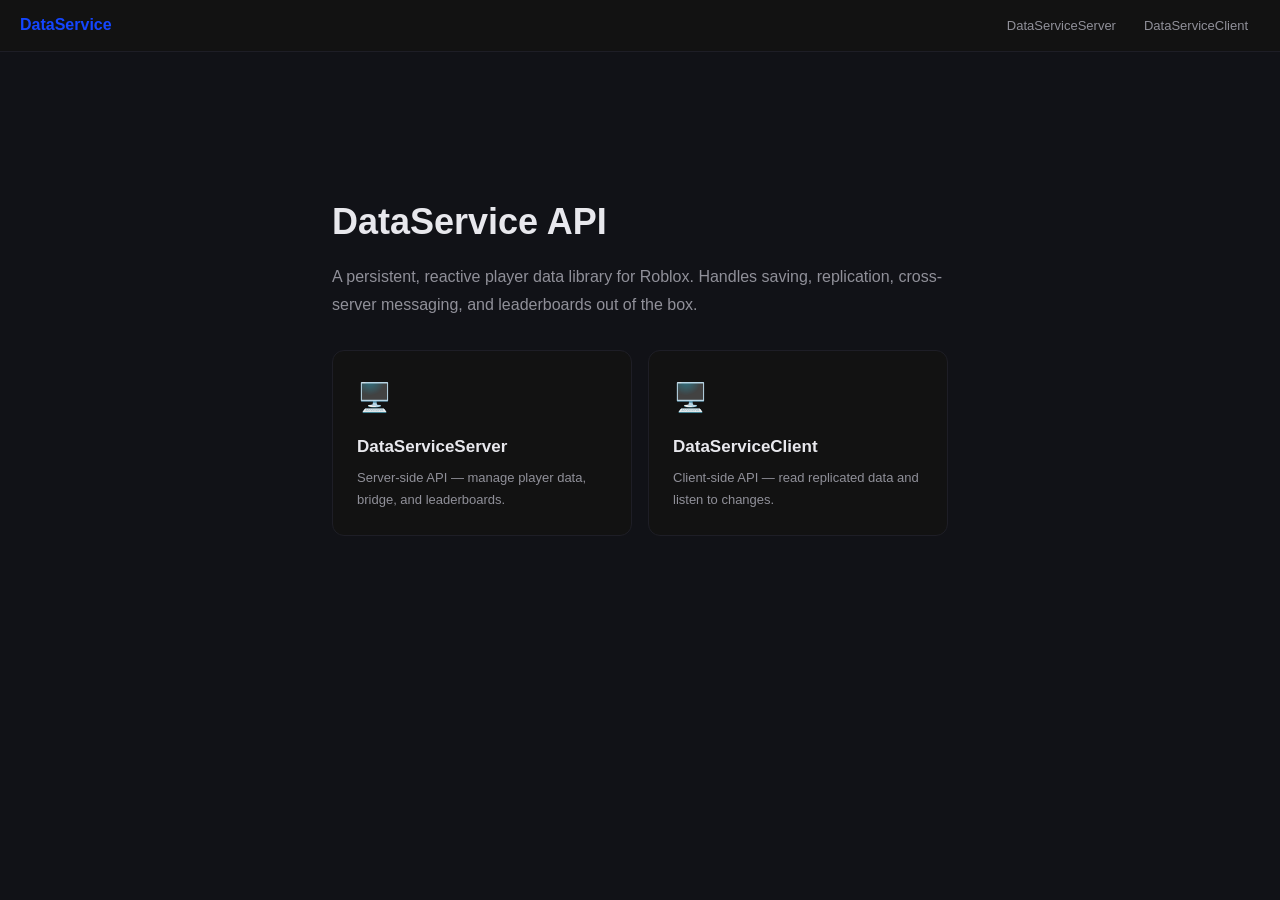
<file: index.html>
<!DOCTYPE html>
<html lang="en">
<head>
<meta charset="UTF-8"/>
<meta name="viewport" content="width=device-width,initial-scale=1"/>
<title>DataService — API Reference V1</title>
<link rel="stylesheet" href="style.css"/>
<style>
  .home { max-width: 680px; margin: 80px auto; padding: 0 32px; }
  .home h1 { font-size: 36px; font-weight: 800; margin-bottom: 12px; }
  .home p { color: var(--subtext0); font-size: 16px; line-height: 1.7; margin-bottom: 32px; }
  .cards { display: grid; grid-template-columns: 1fr 1fr; gap: 16px; }
  .card {
    border: 1px solid var(--border); border-radius: 12px;
    padding: 24px; text-decoration: none; color: inherit;
    transition: all .15s; display: block; background: var(--mantle);
  }
  .card:hover { border-color: var(--blue); box-shadow: 0 4px 20px rgba(137,180,250,.15); }
  .card-icon { font-size: 28px; margin-bottom: 12px; }
  .card h2 { font-size: 17px; font-weight: 700; margin-bottom: 6px; color: var(--text); }
  .card p { font-size: 13px; color: var(--subtext0); margin: 0; }
</style>
</head>
<body>
<header class="topbar">
  <a class="topbar-logo" href="index.html">DataService</a>
  <nav class="topbar-nav">
    <a href="api/DataServiceServer.html">DataServiceServer</a>
    <a href="api/DataServiceClient.html">DataServiceClient</a>
  </nav>
</header>
<div class="home" style="padding-top:calc(52px + 60px)">
  <h1>DataService API</h1>
  <p>A persistent, reactive player data library for Roblox. Handles saving, replication, cross-server messaging, and leaderboards out of the box.</p>
  <div class="cards">
    <a class="card" href="api/DataServiceServer.html">
      <div class="card-icon">🖥️</div>
      <h2>DataServiceServer</h2>
      <p>Server-side API — manage player data, bridge, and leaderboards.</p>
    </a>
    <a class="card" href="api/DataServiceClient.html">
      <div class="card-icon">🖥️</div>
      <h2>DataServiceClient</h2>
      <p>Client-side API — read replicated data and listen to changes.</p>
    </a>
  </div>
</div>
</body>
</html>
</file>
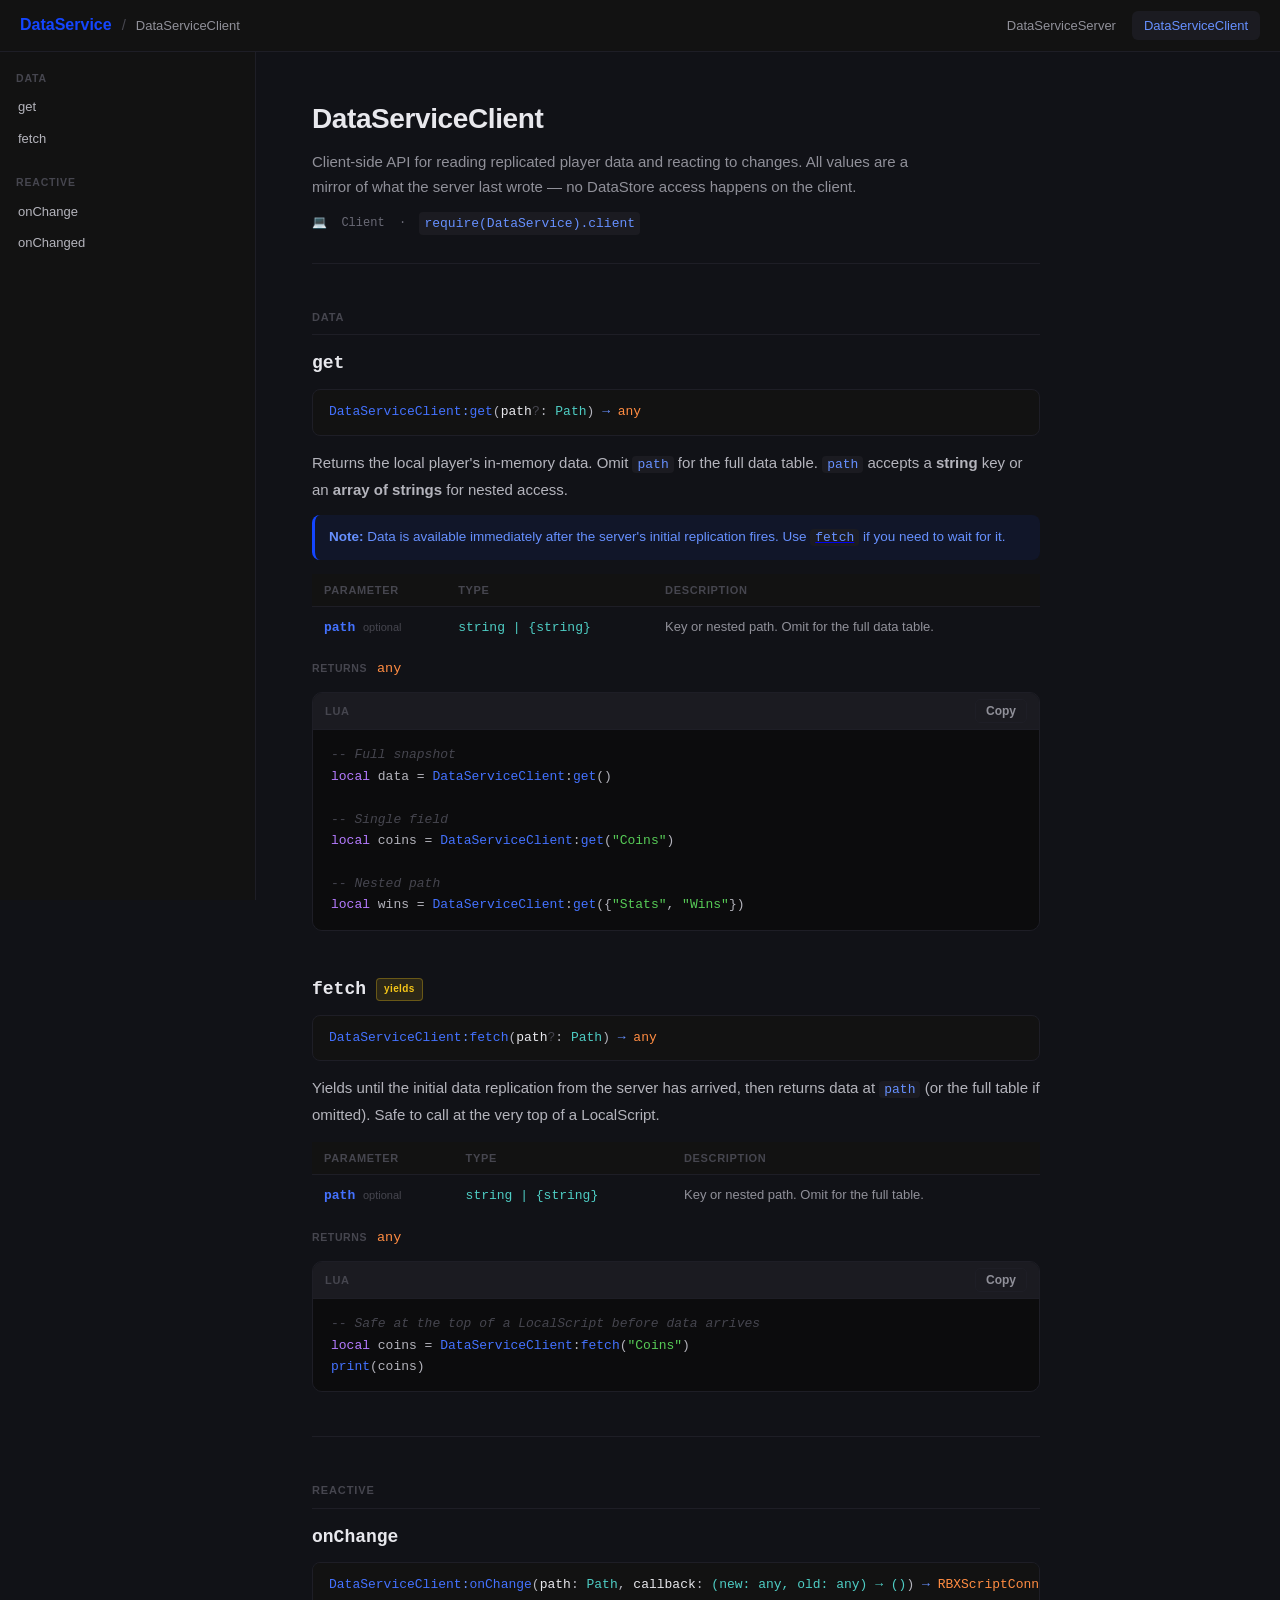
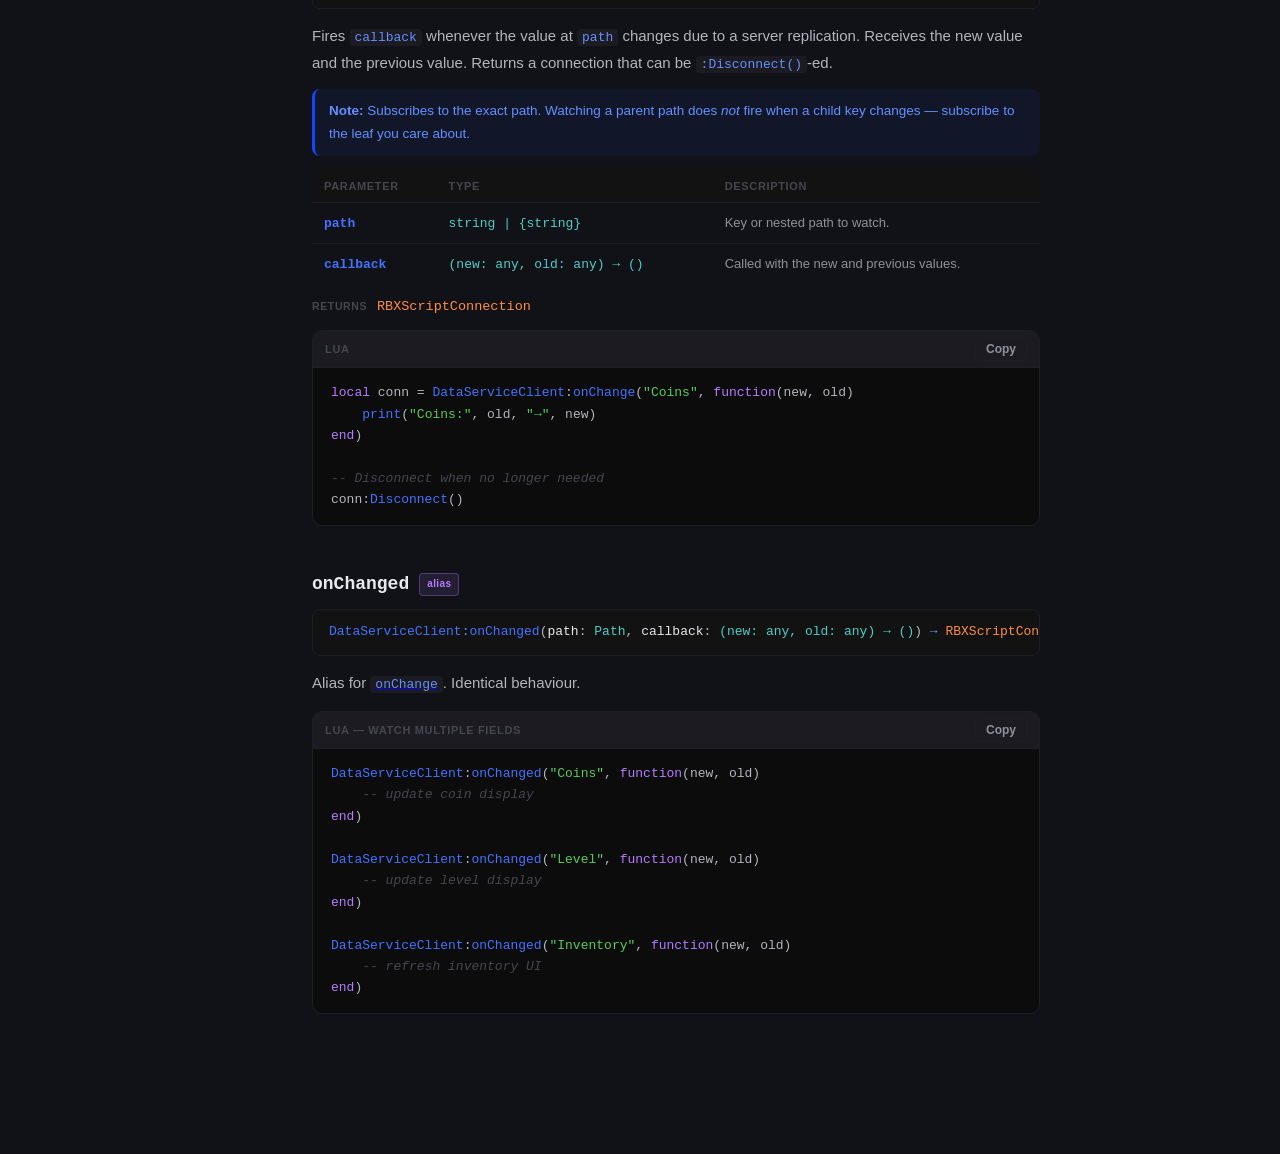
<file: api/DataServiceClient.html>
<!DOCTYPE html>
<html lang="en">
<head>
<meta charset="UTF-8"/>
<meta name="viewport" content="width=device-width,initial-scale=1"/>
<title>DataServiceClient — DataService API</title>
<link rel="stylesheet" href="../style.css"/>
</head>
<body>

<header class="topbar">
  <a class="topbar-logo" href="../index.html">DataService</a>
  <span class="topbar-sep">/</span>
  <span class="topbar-page">DataServiceClient</span>
  <nav class="topbar-nav">
    <a href="DataServiceServer.html">DataServiceServer</a>
    <a href="DataServiceClient.html" class="active">DataServiceClient</a>
  </nav>
</header>

<div class="layout">

  <aside class="sidebar">
    <div class="sidebar-group">
      <div class="sidebar-label">Data</div>
      <a class="sidebar-item" href="#get">get</a>
      <a class="sidebar-item" href="#fetch">fetch</a>
    </div>
    <div class="sidebar-group">
      <div class="sidebar-label">Reactive</div>
      <a class="sidebar-item" href="#onChange">onChange</a>
      <a class="sidebar-item" href="#onChanged">onChanged</a>
    </div>
  </aside>

  <main class="content">

    <div class="class-header">
      <h1>DataServiceClient</h1>
      <p>Client-side API for reading replicated player data and reacting to changes. All values are a mirror of what the server last wrote — no DataStore access happens on the client.</p>
      <div class="class-env">💻&nbsp; Client &nbsp;·&nbsp; <code>require(DataService).client</code></div>
    </div>

    <!-- ════════ DATA ════════ -->
    <div class="section-title">Data</div>

    <div class="method" id="get">
      <div class="method-header">
        <span class="method-name">get</span>
      </div>
      <div class="sig"><span class="s-fn">DataServiceClient</span><span class="s-op">:</span><span class="s-fn">get</span>(<span class="s-p">path</span><span class="s-opt">?</span>: <span class="s-t">Path</span>) <span class="s-op">→</span> <span class="s-ret">any</span></div>
      <div class="desc">
        <p>Returns the local player's in-memory data. Omit <code>path</code> for the full data table. <code>path</code> accepts a <strong>string</strong> key or an <strong>array of strings</strong> for nested access.</p>
        <div class="adm adm-note"><strong>Note:</strong> Data is available immediately after the server's initial replication fires. Use <a href="#fetch"><code>fetch</code></a> if you need to wait for it.</div>
      </div>
      <table class="param-table">
        <thead><tr><th>Parameter</th><th>Type</th><th>Description</th></tr></thead>
        <tbody>
          <tr><td><span class="pn">path</span> <span class="po">optional</span></td><td><span class="pt">string | {string}</span></td><td class="pd">Key or nested path. Omit for the full data table.</td></tr>
        </tbody>
      </table>
      <div class="returns"><span class="rl">Returns</span> <span class="rt">any</span></div>
      <div class="example">
        <div class="example-header">
          <span class="example-label">Lua</span>
          <button class="btn btn-copy">Copy</button>
        </div>
        <pre class="example-display"><span class="cmt">-- Full snapshot</span>
<span class="kw">local</span> data = <span class="fn">DataServiceClient</span>:<span class="fn">get</span>()

<span class="cmt">-- Single field</span>
<span class="kw">local</span> coins = <span class="fn">DataServiceClient</span>:<span class="fn">get</span>(<span class="str">"Coins"</span>)

<span class="cmt">-- Nested path</span>
<span class="kw">local</span> wins = <span class="fn">DataServiceClient</span>:<span class="fn">get</span>({<span class="str">"Stats"</span>, <span class="str">"Wins"</span>})</pre>
      </div>
    </div>

    <div class="method" id="fetch">
      <div class="method-header">
        <span class="method-name">fetch</span>
        <div class="tags"><span class="tag tag-yields">yields</span></div>
      </div>
      <div class="sig"><span class="s-fn">DataServiceClient</span><span class="s-op">:</span><span class="s-fn">fetch</span>(<span class="s-p">path</span><span class="s-opt">?</span>: <span class="s-t">Path</span>) <span class="s-op">→</span> <span class="s-ret">any</span></div>
      <div class="desc">
        <p>Yields until the initial data replication from the server has arrived, then returns data at <code>path</code> (or the full table if omitted). Safe to call at the very top of a LocalScript.</p>
      </div>
      <table class="param-table">
        <thead><tr><th>Parameter</th><th>Type</th><th>Description</th></tr></thead>
        <tbody>
          <tr><td><span class="pn">path</span> <span class="po">optional</span></td><td><span class="pt">string | {string}</span></td><td class="pd">Key or nested path. Omit for the full table.</td></tr>
        </tbody>
      </table>
      <div class="returns"><span class="rl">Returns</span> <span class="rt">any</span></div>
      <div class="example">
        <div class="example-header">
          <span class="example-label">Lua</span>
          <button class="btn btn-copy">Copy</button>
        </div>
        <pre class="example-display"><span class="cmt">-- Safe at the top of a LocalScript before data arrives</span>
<span class="kw">local</span> coins = <span class="fn">DataServiceClient</span>:<span class="fn">fetch</span>(<span class="str">"Coins"</span>)
<span class="fn">print</span>(coins)</pre>
      </div>
    </div>
    <hr class="divider"/>

    <!-- ════════ REACTIVE ════════ -->
    <div class="section-title">Reactive</div>

    <div class="method" id="onChange">
      <div class="method-header">
        <span class="method-name">onChange</span>
      </div>
      <div class="sig"><span class="s-fn">DataServiceClient</span><span class="s-op">:</span><span class="s-fn">onChange</span>(<span class="s-p">path</span>: <span class="s-t">Path</span>, <span class="s-p">callback</span>: <span class="s-t">(new: any, old: any) → ()</span>) <span class="s-op">→</span> <span class="s-ret">RBXScriptConnection</span></div>
      <div class="desc">
        <p>Fires <code>callback</code> whenever the value at <code>path</code> changes due to a server replication. Receives the new value and the previous value. Returns a connection that can be <code>:Disconnect()</code>-ed.</p>
        <div class="adm adm-note"><strong>Note:</strong> Subscribes to the exact path. Watching a parent path does <em>not</em> fire when a child key changes — subscribe to the leaf you care about.</div>
      </div>
      <table class="param-table">
        <thead><tr><th>Parameter</th><th>Type</th><th>Description</th></tr></thead>
        <tbody>
          <tr><td><span class="pn">path</span></td><td><span class="pt">string | {string}</span></td><td class="pd">Key or nested path to watch.</td></tr>
          <tr><td><span class="pn">callback</span></td><td><span class="pt">(new: any, old: any) → ()</span></td><td class="pd">Called with the new and previous values.</td></tr>
        </tbody>
      </table>
      <div class="returns"><span class="rl">Returns</span> <span class="rt">RBXScriptConnection</span></div>
      <div class="example">
        <div class="example-header">
          <span class="example-label">Lua</span>
          <button class="btn btn-copy">Copy</button>
        </div>
        <pre class="example-display"><span class="kw">local</span> conn = <span class="fn">DataServiceClient</span>:<span class="fn">onChange</span>(<span class="str">"Coins"</span>, <span class="kw">function</span>(new, old)
    <span class="fn">print</span>(<span class="str">"Coins:"</span>, old, <span class="str">"→"</span>, new)
<span class="kw">end</span>)

<span class="cmt">-- Disconnect when no longer needed</span>
conn:<span class="fn">Disconnect</span>()</pre>
      </div>
    </div>

    <div class="method" id="onChanged">
      <div class="method-header">
        <span class="method-name">onChanged</span>
        <div class="tags"><span class="tag tag-override">alias</span></div>
      </div>
      <div class="sig"><span class="s-fn">DataServiceClient</span><span class="s-op">:</span><span class="s-fn">onChanged</span>(<span class="s-p">path</span>: <span class="s-t">Path</span>, <span class="s-p">callback</span>: <span class="s-t">(new: any, old: any) → ()</span>) <span class="s-op">→</span> <span class="s-ret">RBXScriptConnection</span></div>
      <div class="desc">
        <p>Alias for <a href="#onChange"><code>onChange</code></a>. Identical behaviour.</p>
      </div>
      <div class="example">
        <div class="example-header">
          <span class="example-label">Lua — watch multiple fields</span>
          <button class="btn btn-copy">Copy</button>
        </div>
        <pre class="example-display"><span class="fn">DataServiceClient</span>:<span class="fn">onChanged</span>(<span class="str">"Coins"</span>, <span class="kw">function</span>(new, old)
    <span class="cmt">-- update coin display</span>
<span class="kw">end</span>)

<span class="fn">DataServiceClient</span>:<span class="fn">onChanged</span>(<span class="str">"Level"</span>, <span class="kw">function</span>(new, old)
    <span class="cmt">-- update level display</span>
<span class="kw">end</span>)

<span class="fn">DataServiceClient</span>:<span class="fn">onChanged</span>(<span class="str">"Inventory"</span>, <span class="kw">function</span>(new, old)
    <span class="cmt">-- refresh inventory UI</span>
<span class="kw">end</span>)</pre>
      </div>
    </div>

  </main>
</div>

<script src="../runtime.js"></script>
</body>
</html>
</file>
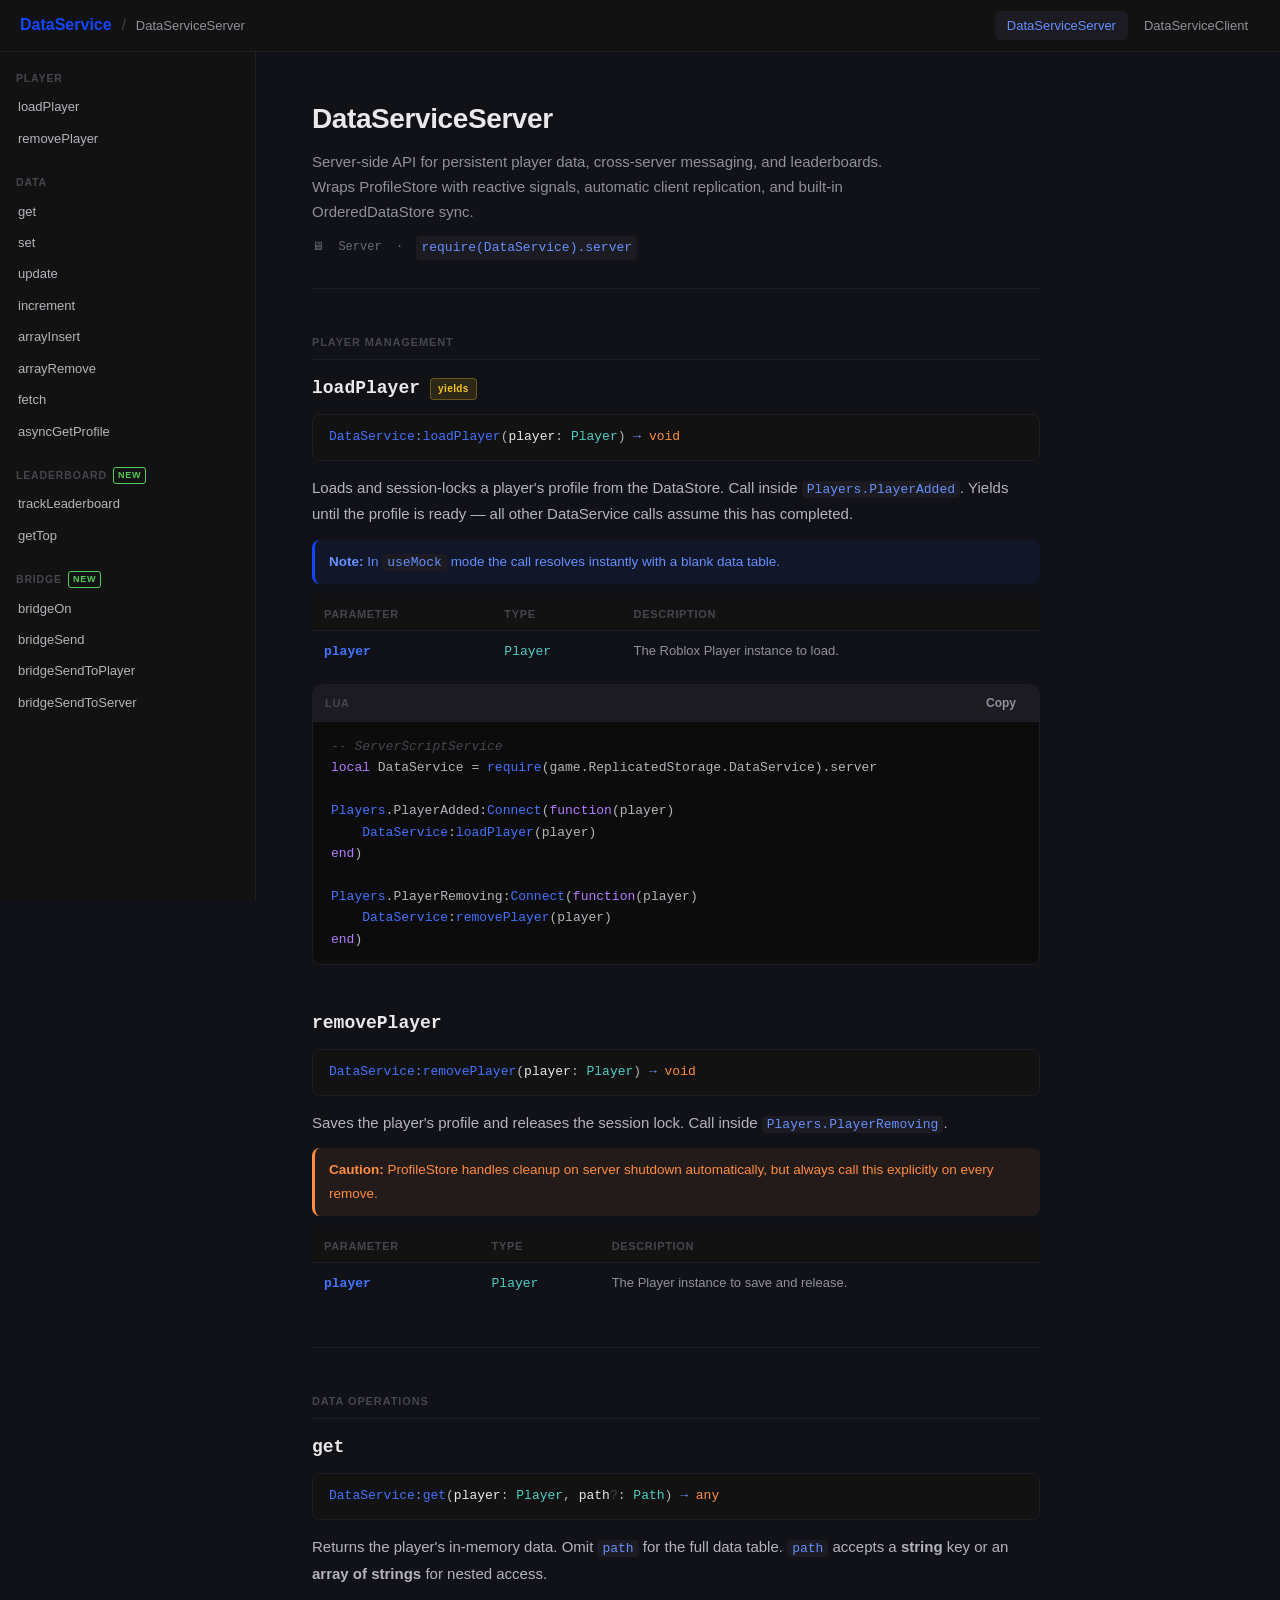
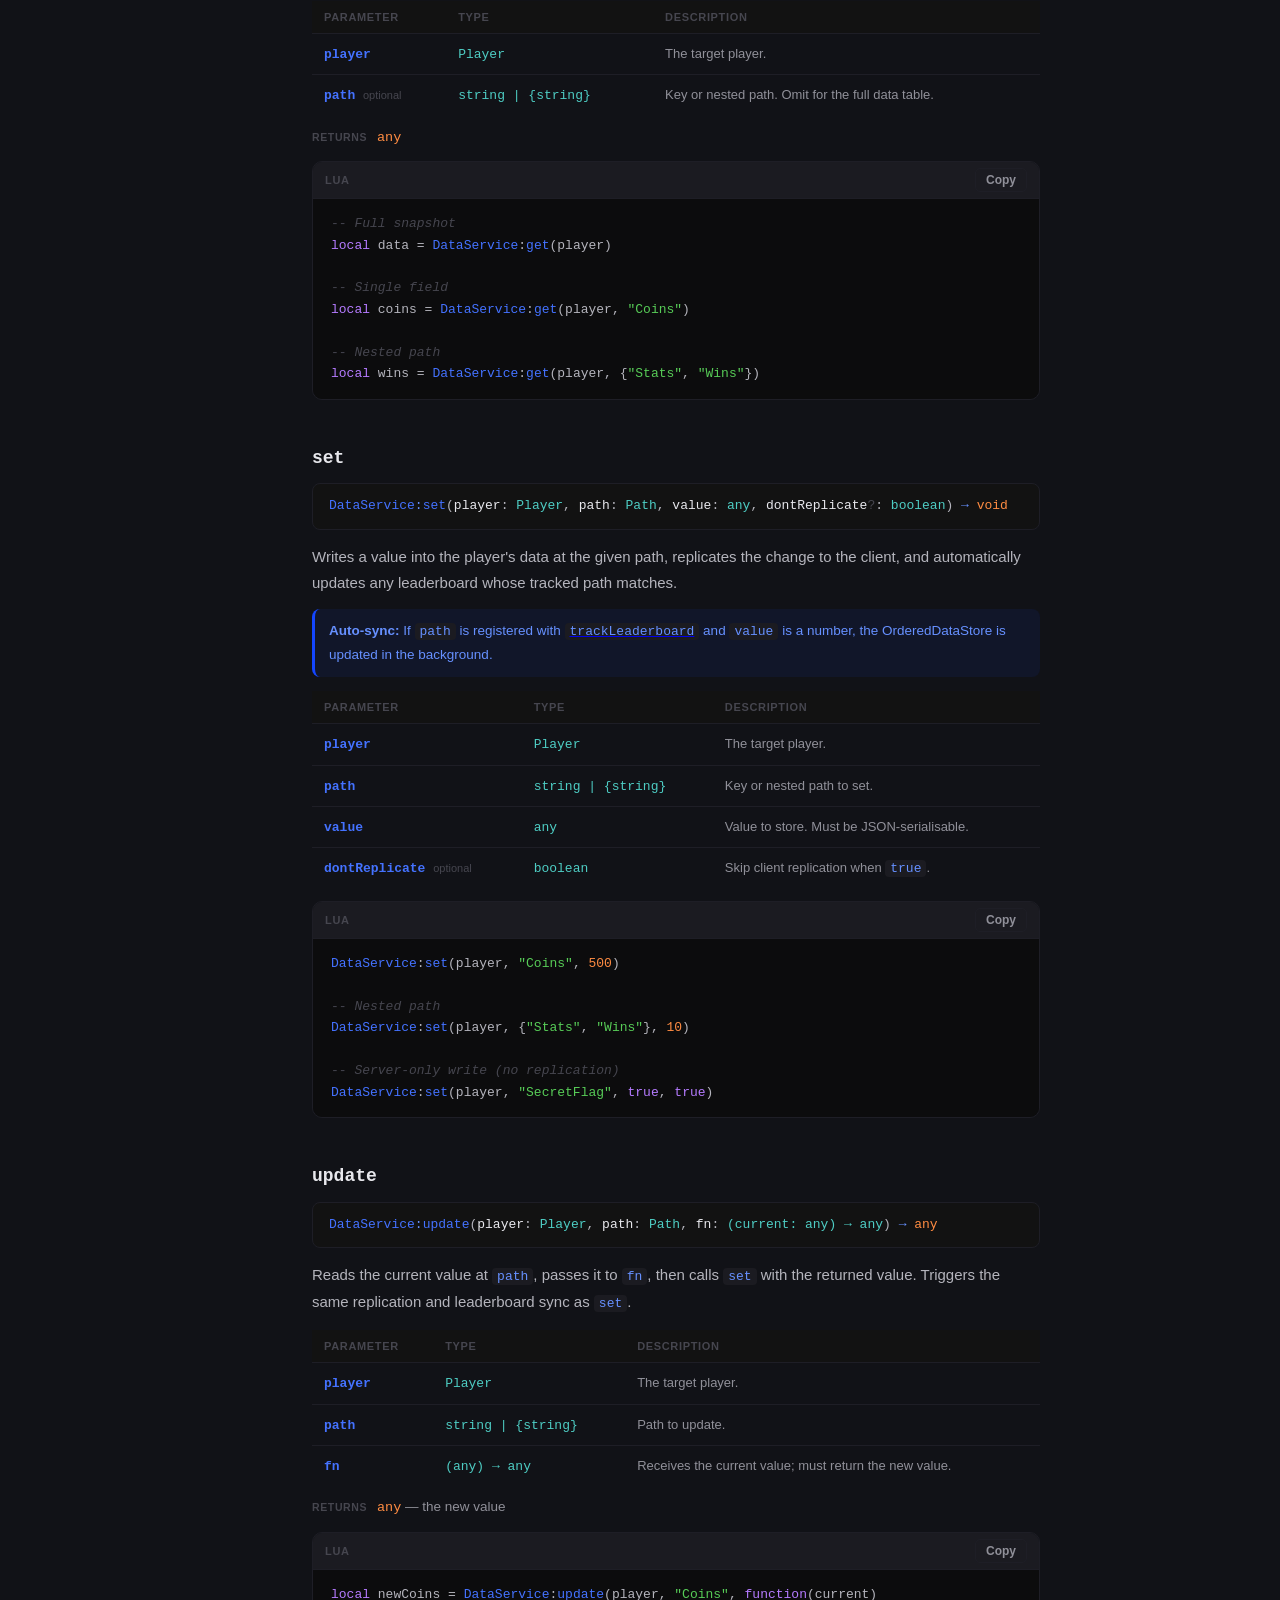
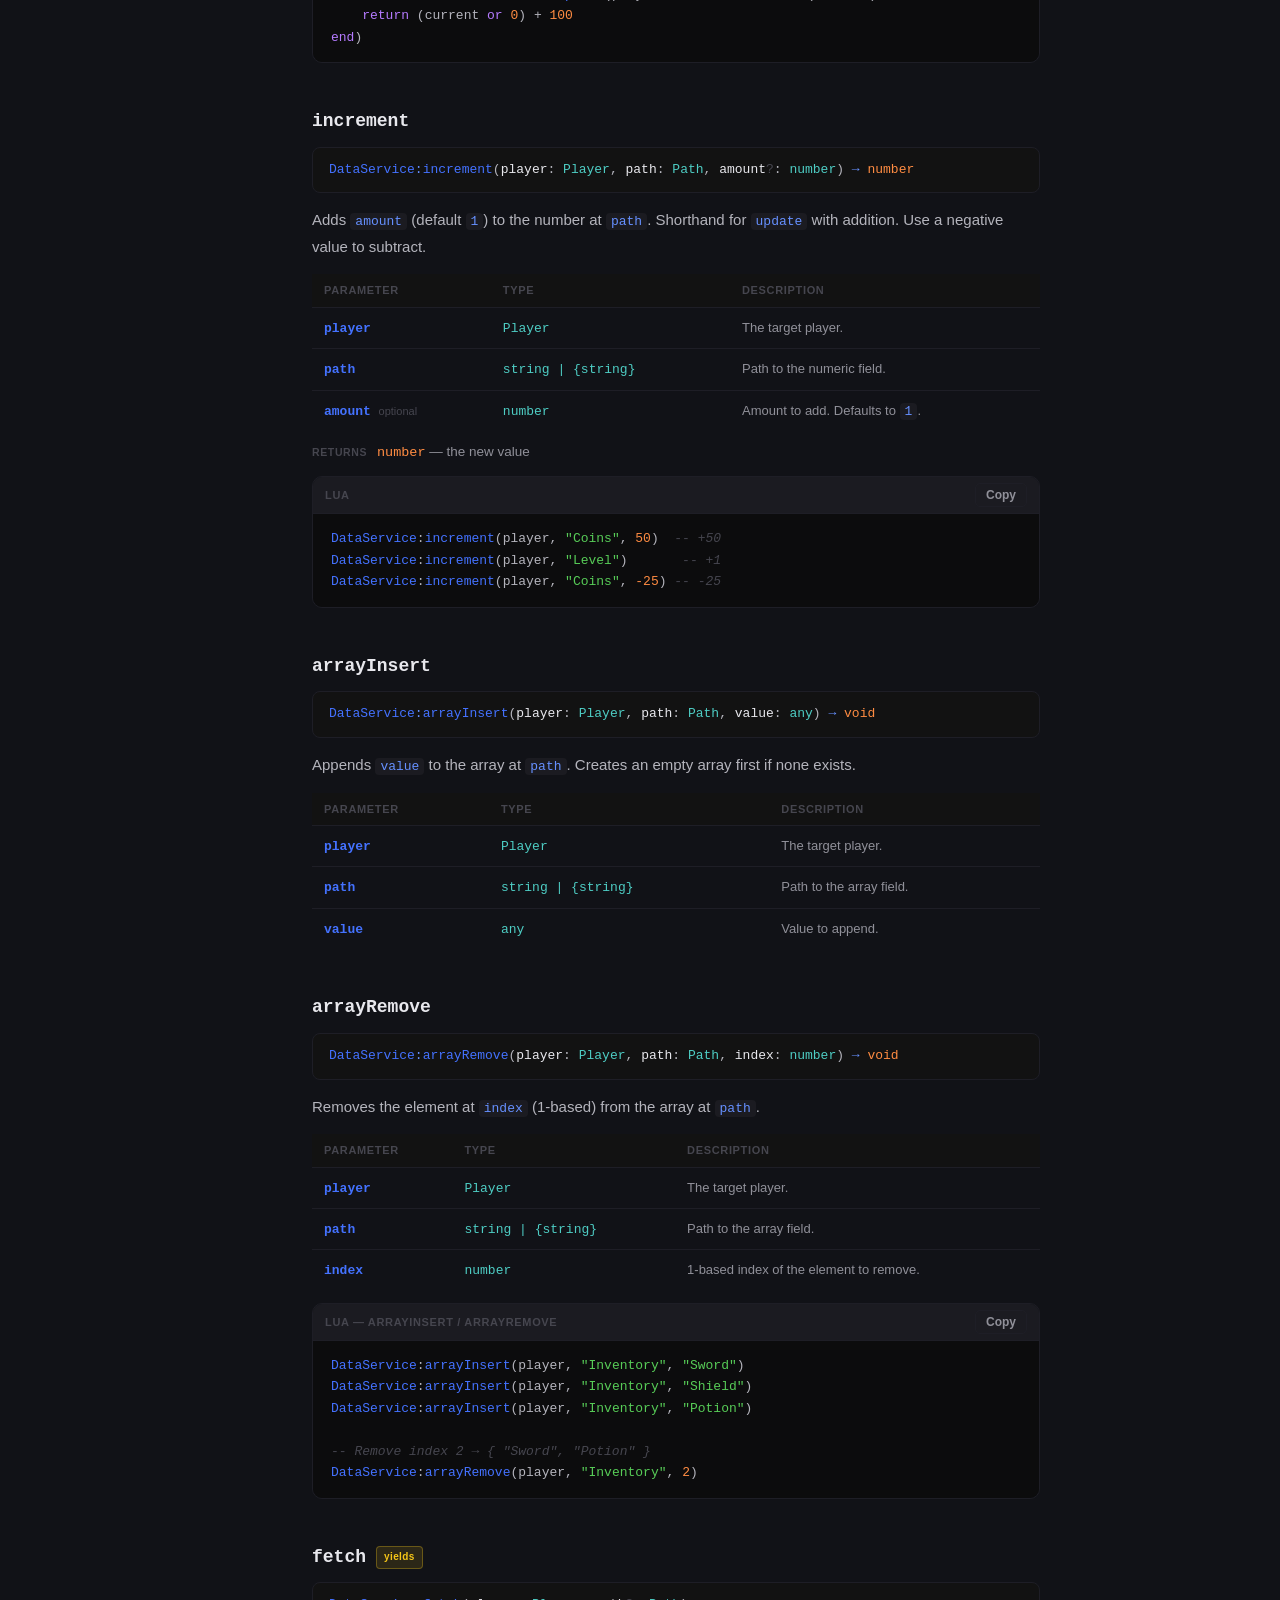
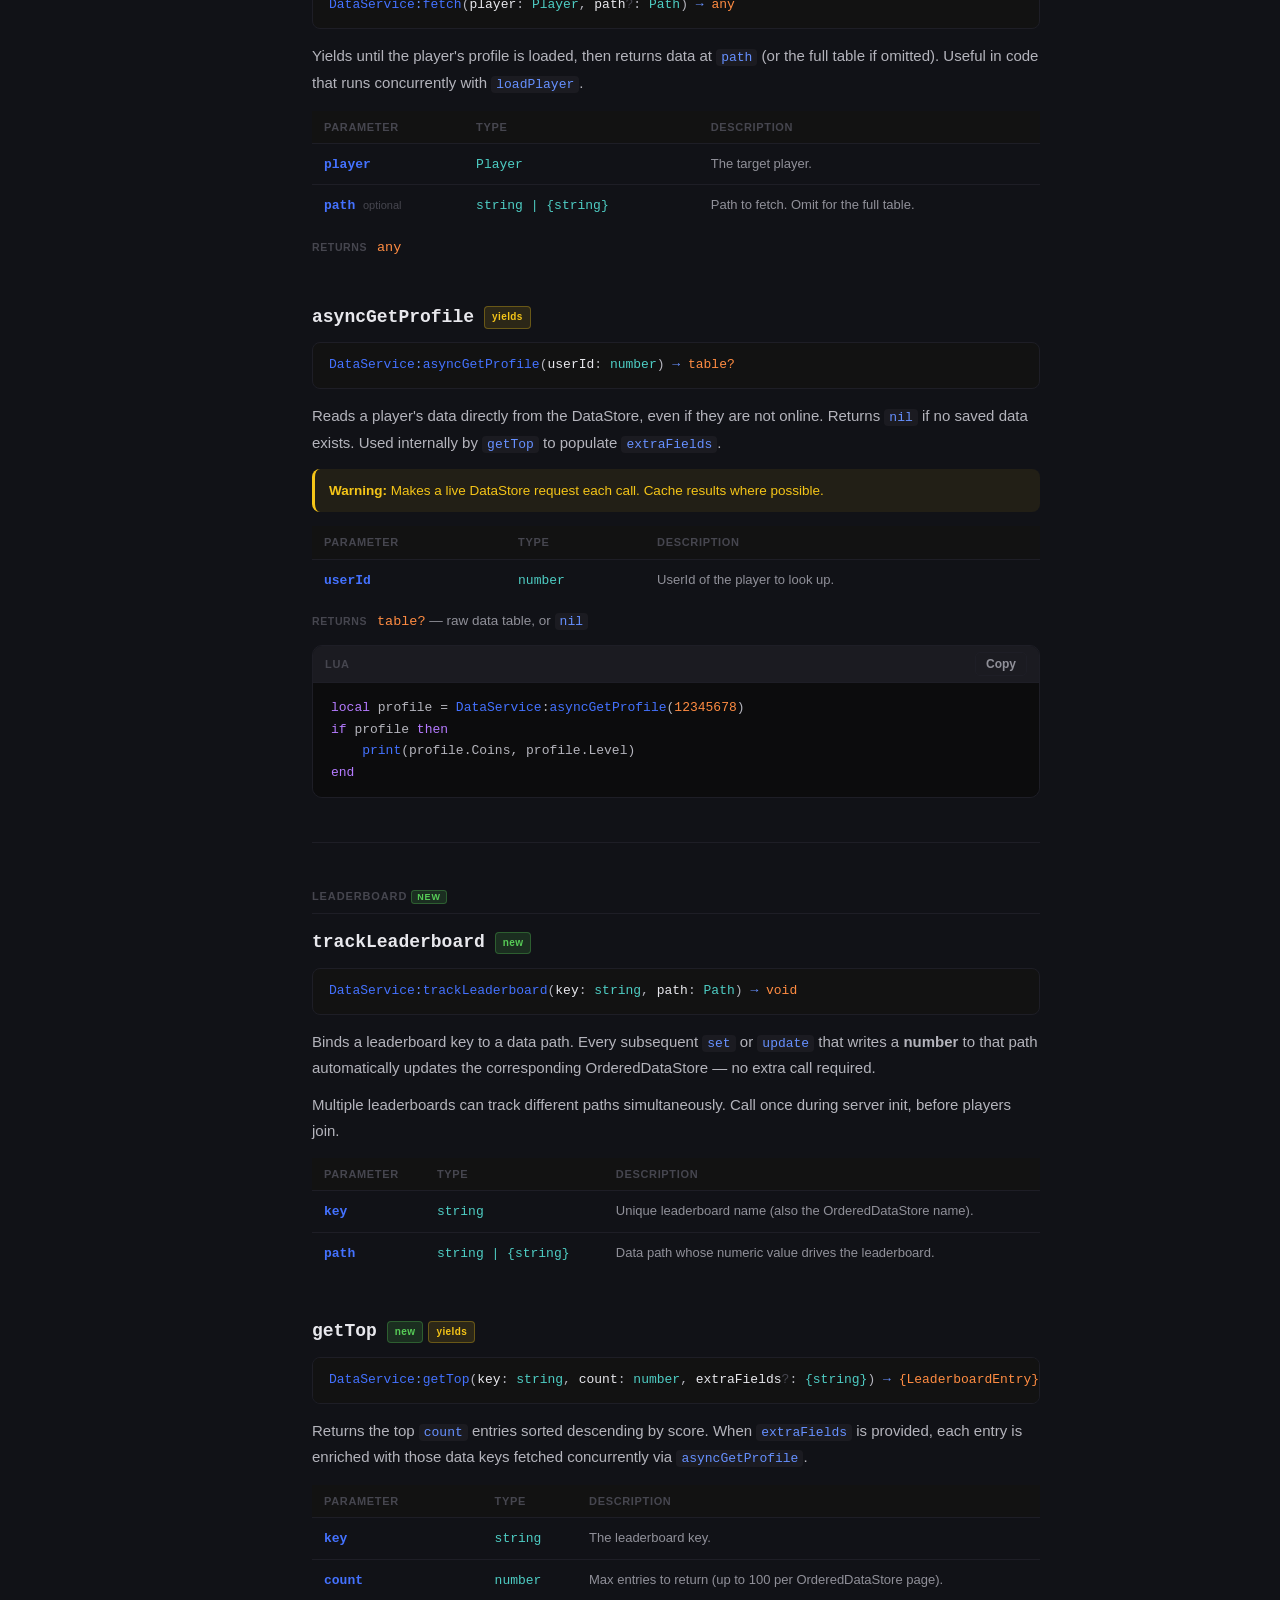
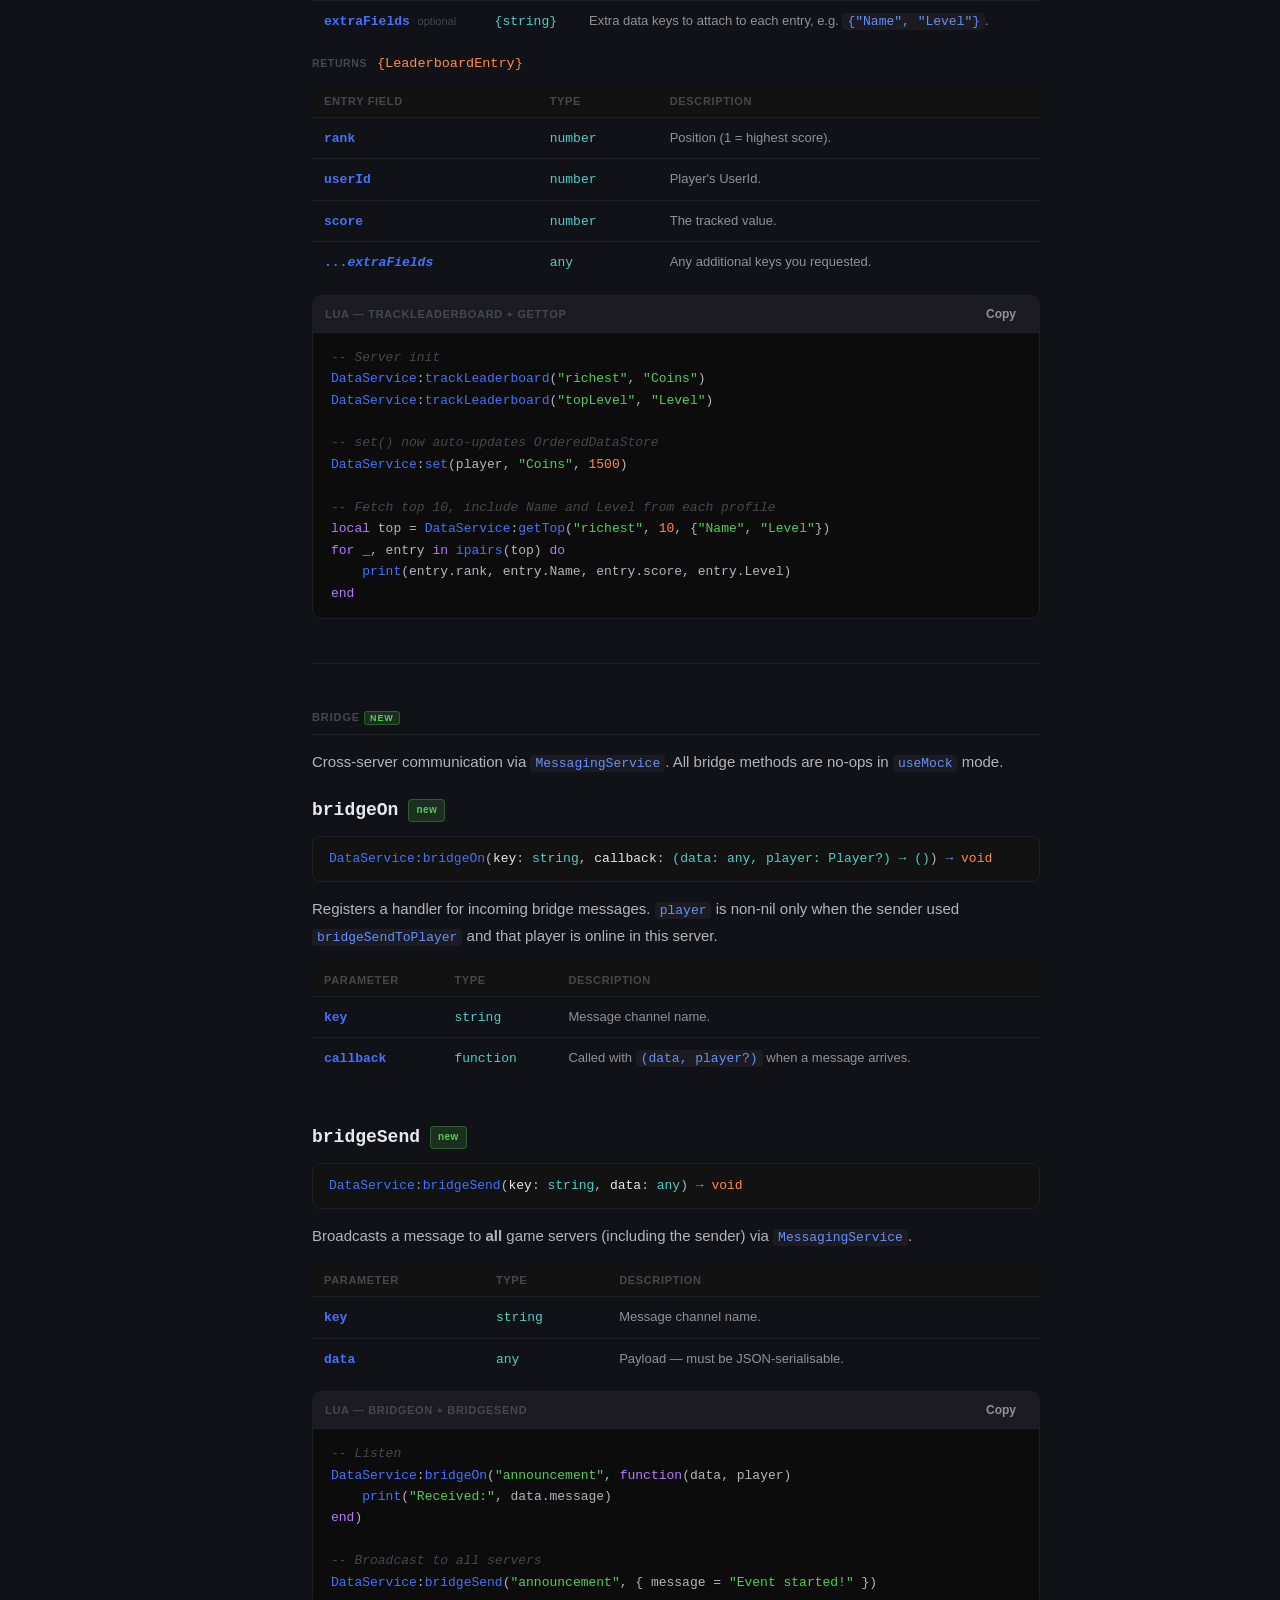
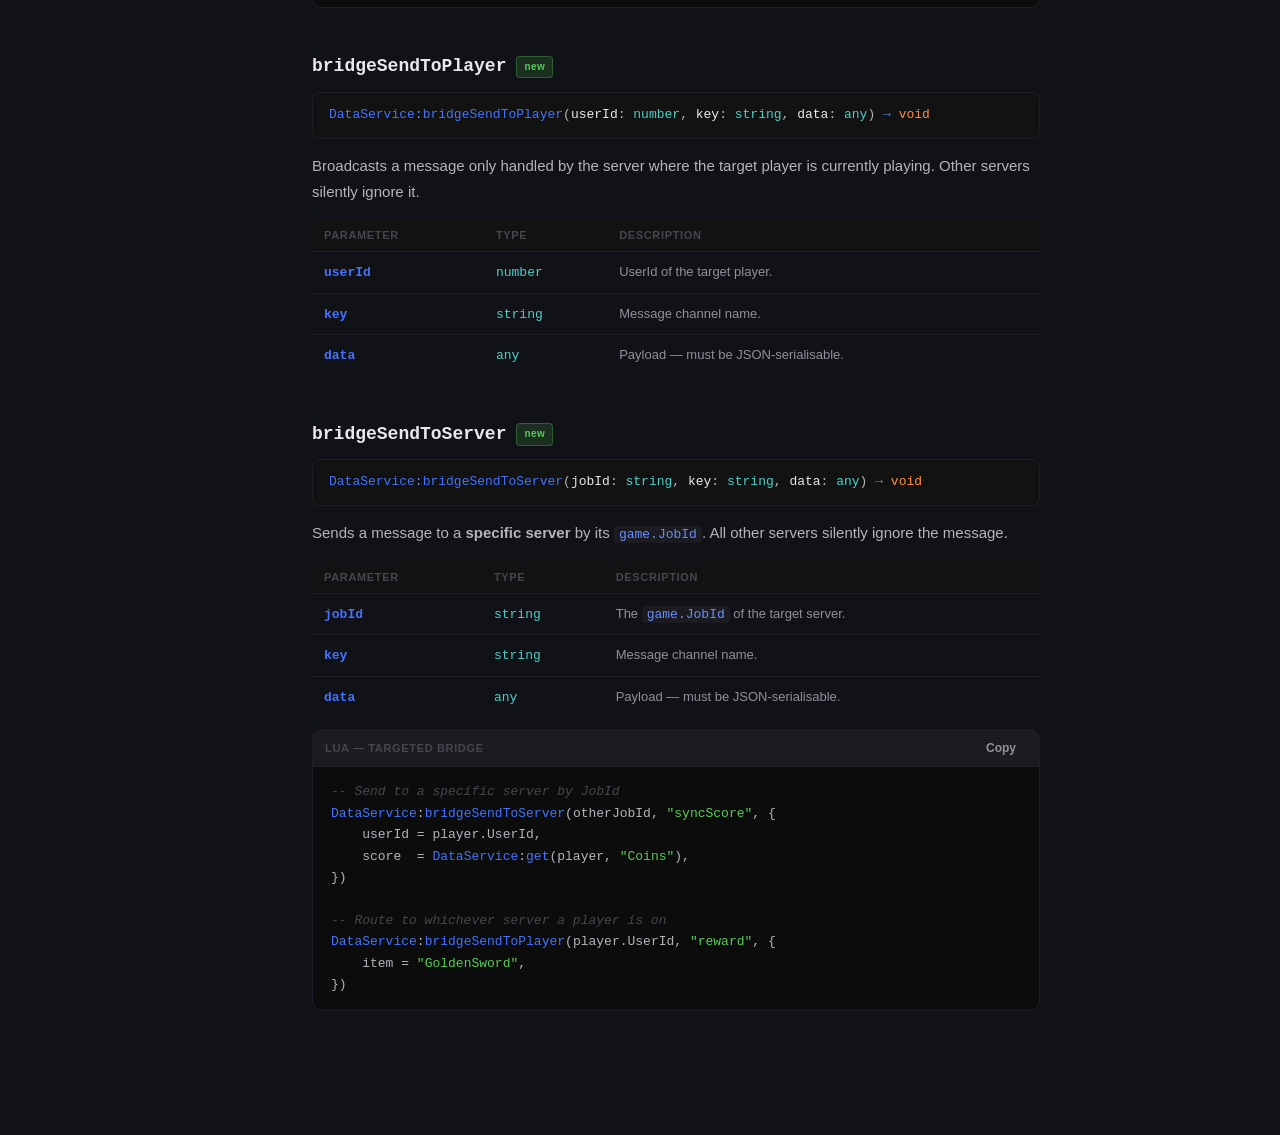
<file: api/DataServiceServer.html>
<!DOCTYPE html>
<html lang="en">
<head>
<meta charset="UTF-8"/>
<meta name="viewport" content="width=device-width,initial-scale=1"/>
<title>DataServiceServer — DataService API</title>
<link rel="stylesheet" href="../style.css"/>
</head>
<body>

<header class="topbar">
  <a class="topbar-logo" href="../index.html">DataService</a>
  <span class="topbar-sep">/</span>
  <span class="topbar-page">DataServiceServer</span>
  <nav class="topbar-nav">
    <a href="DataServiceServer.html" class="active">DataServiceServer</a>
    <a href="DataServiceClient.html">DataServiceClient</a>
  </nav>
</header>

<div class="layout">

  <aside class="sidebar">
    <div class="sidebar-group">
      <div class="sidebar-label">Player</div>
      <a class="sidebar-item" href="#loadPlayer">loadPlayer</a>
      <a class="sidebar-item" href="#removePlayer">removePlayer</a>
    </div>
    <div class="sidebar-group">
      <div class="sidebar-label">Data</div>
      <a class="sidebar-item" href="#get">get</a>
      <a class="sidebar-item" href="#set">set</a>
      <a class="sidebar-item" href="#update">update</a>
      <a class="sidebar-item" href="#increment">increment</a>
      <a class="sidebar-item" href="#arrayInsert">arrayInsert</a>
      <a class="sidebar-item" href="#arrayRemove">arrayRemove</a>
      <a class="sidebar-item" href="#fetch">fetch</a>
      <a class="sidebar-item" href="#asyncGetProfile">asyncGetProfile</a>
    </div>
    <div class="sidebar-group">
      <div class="sidebar-label">Leaderboard <span class="sidebar-new">new</span></div>
      <a class="sidebar-item" href="#trackLeaderboard">trackLeaderboard</a>
      <a class="sidebar-item" href="#getTop">getTop</a>
    </div>
    <div class="sidebar-group">
      <div class="sidebar-label">Bridge <span class="sidebar-new">new</span></div>
      <a class="sidebar-item" href="#bridgeOn">bridgeOn</a>
      <a class="sidebar-item" href="#bridgeSend">bridgeSend</a>
      <a class="sidebar-item" href="#bridgeSendToPlayer">bridgeSendToPlayer</a>
      <a class="sidebar-item" href="#bridgeSendToServer">bridgeSendToServer</a>
    </div>
  </aside>

  <main class="content">

    <div class="class-header">
      <h1>DataServiceServer</h1>
      <p>Server-side API for persistent player data, cross-server messaging, and leaderboards. Wraps ProfileStore with reactive signals, automatic client replication, and built-in OrderedDataStore sync.</p>
      <div class="class-env">🖥&nbsp; Server &nbsp;·&nbsp; <code>require(DataService).server</code></div>
    </div>

    <!-- ════════ PLAYER ════════ -->
    <div class="section-title">Player Management</div>

    <div class="method" id="loadPlayer">
      <div class="method-header">
        <span class="method-name">loadPlayer</span>
        <div class="tags"><span class="tag tag-yields">yields</span></div>
      </div>
      <div class="sig"><span class="s-fn">DataService</span><span class="s-op">:</span><span class="s-fn">loadPlayer</span>(<span class="s-p">player</span>: <span class="s-t">Player</span>) <span class="s-op">→</span> <span class="s-ret">void</span></div>
      <div class="desc">
        <p>Loads and session-locks a player's profile from the DataStore. Call inside <code>Players.PlayerAdded</code>. Yields until the profile is ready — all other DataService calls assume this has completed.</p>
        <div class="adm adm-note"><strong>Note:</strong> In <code>useMock</code> mode the call resolves instantly with a blank data table.</div>
      </div>
      <table class="param-table">
        <thead><tr><th>Parameter</th><th>Type</th><th>Description</th></tr></thead>
        <tbody>
          <tr><td><span class="pn">player</span></td><td><span class="pt">Player</span></td><td class="pd">The Roblox Player instance to load.</td></tr>
        </tbody>
      </table>
      <div class="example">
        <div class="example-header">
          <span class="example-label">Lua</span>
          <button class="btn btn-copy">Copy</button>
        </div>
        <pre class="example-display"><span class="cmt">-- ServerScriptService</span>
<span class="kw">local</span> DataService = <span class="fn">require</span>(game.ReplicatedStorage.DataService).server

<span class="fn">Players</span>.PlayerAdded:<span class="fn">Connect</span>(<span class="kw">function</span>(player)
    <span class="fn">DataService</span>:<span class="fn">loadPlayer</span>(player)
<span class="kw">end</span>)

<span class="fn">Players</span>.PlayerRemoving:<span class="fn">Connect</span>(<span class="kw">function</span>(player)
    <span class="fn">DataService</span>:<span class="fn">removePlayer</span>(player)
<span class="kw">end</span>)</pre>
      </div>
    </div>

    <div class="method" id="removePlayer">
      <div class="method-header">
        <span class="method-name">removePlayer</span>
      </div>
      <div class="sig"><span class="s-fn">DataService</span><span class="s-op">:</span><span class="s-fn">removePlayer</span>(<span class="s-p">player</span>: <span class="s-t">Player</span>) <span class="s-op">→</span> <span class="s-ret">void</span></div>
      <div class="desc">
        <p>Saves the player's profile and releases the session lock. Call inside <code>Players.PlayerRemoving</code>.</p>
        <div class="adm adm-caution"><strong>Caution:</strong> ProfileStore handles cleanup on server shutdown automatically, but always call this explicitly on every remove.</div>
      </div>
      <table class="param-table">
        <thead><tr><th>Parameter</th><th>Type</th><th>Description</th></tr></thead>
        <tbody>
          <tr><td><span class="pn">player</span></td><td><span class="pt">Player</span></td><td class="pd">The Player instance to save and release.</td></tr>
        </tbody>
      </table>
    </div>
    <hr class="divider"/>

    <!-- ════════ DATA ════════ -->
    <div class="section-title">Data Operations</div>

    <div class="method" id="get">
      <div class="method-header">
        <span class="method-name">get</span>
      </div>
      <div class="sig"><span class="s-fn">DataService</span><span class="s-op">:</span><span class="s-fn">get</span>(<span class="s-p">player</span>: <span class="s-t">Player</span>, <span class="s-p">path</span><span class="s-opt">?</span>: <span class="s-t">Path</span>) <span class="s-op">→</span> <span class="s-ret">any</span></div>
      <div class="desc">
        <p>Returns the player's in-memory data. Omit <code>path</code> for the full data table. <code>path</code> accepts a <strong>string</strong> key or an <strong>array of strings</strong> for nested access.</p>
      </div>
      <table class="param-table">
        <thead><tr><th>Parameter</th><th>Type</th><th>Description</th></tr></thead>
        <tbody>
          <tr><td><span class="pn">player</span></td><td><span class="pt">Player</span></td><td class="pd">The target player.</td></tr>
          <tr><td><span class="pn">path</span> <span class="po">optional</span></td><td><span class="pt">string | {string}</span></td><td class="pd">Key or nested path. Omit for the full data table.</td></tr>
        </tbody>
      </table>
      <div class="returns"><span class="rl">Returns</span> <span class="rt">any</span></div>
      <div class="example">
        <div class="example-header">
          <span class="example-label">Lua</span>
          <button class="btn btn-copy">Copy</button>
        </div>
        <pre class="example-display"><span class="cmt">-- Full snapshot</span>
<span class="kw">local</span> data = <span class="fn">DataService</span>:<span class="fn">get</span>(player)

<span class="cmt">-- Single field</span>
<span class="kw">local</span> coins = <span class="fn">DataService</span>:<span class="fn">get</span>(player, <span class="str">"Coins"</span>)

<span class="cmt">-- Nested path</span>
<span class="kw">local</span> wins = <span class="fn">DataService</span>:<span class="fn">get</span>(player, {<span class="str">"Stats"</span>, <span class="str">"Wins"</span>})</pre>
      </div>
    </div>

    <div class="method" id="set">
      <div class="method-header">
        <span class="method-name">set</span>
      </div>
      <div class="sig"><span class="s-fn">DataService</span><span class="s-op">:</span><span class="s-fn">set</span>(<span class="s-p">player</span>: <span class="s-t">Player</span>, <span class="s-p">path</span>: <span class="s-t">Path</span>, <span class="s-p">value</span>: <span class="s-t">any</span>, <span class="s-p">dontReplicate</span><span class="s-opt">?</span>: <span class="s-t">boolean</span>) <span class="s-op">→</span> <span class="s-ret">void</span></div>
      <div class="desc">
        <p>Writes a value into the player's data at the given path, replicates the change to the client, and automatically updates any leaderboard whose tracked path matches.</p>
        <div class="adm adm-note"><strong>Auto-sync:</strong> If <code>path</code> is registered with <a href="#trackLeaderboard"><code>trackLeaderboard</code></a> and <code>value</code> is a number, the OrderedDataStore is updated in the background.</div>
      </div>
      <table class="param-table">
        <thead><tr><th>Parameter</th><th>Type</th><th>Description</th></tr></thead>
        <tbody>
          <tr><td><span class="pn">player</span></td><td><span class="pt">Player</span></td><td class="pd">The target player.</td></tr>
          <tr><td><span class="pn">path</span></td><td><span class="pt">string | {string}</span></td><td class="pd">Key or nested path to set.</td></tr>
          <tr><td><span class="pn">value</span></td><td><span class="pt">any</span></td><td class="pd">Value to store. Must be JSON-serialisable.</td></tr>
          <tr><td><span class="pn">dontReplicate</span> <span class="po">optional</span></td><td><span class="pt">boolean</span></td><td class="pd">Skip client replication when <code>true</code>.</td></tr>
        </tbody>
      </table>
      <div class="example">
        <div class="example-header">
          <span class="example-label">Lua</span>
          <button class="btn btn-copy">Copy</button>
        </div>
        <pre class="example-display"><span class="fn">DataService</span>:<span class="fn">set</span>(player, <span class="str">"Coins"</span>, <span class="num">500</span>)

<span class="cmt">-- Nested path</span>
<span class="fn">DataService</span>:<span class="fn">set</span>(player, {<span class="str">"Stats"</span>, <span class="str">"Wins"</span>}, <span class="num">10</span>)

<span class="cmt">-- Server-only write (no replication)</span>
<span class="fn">DataService</span>:<span class="fn">set</span>(player, <span class="str">"SecretFlag"</span>, <span class="kw">true</span>, <span class="kw">true</span>)</pre>
      </div>
    </div>

    <div class="method" id="update">
      <div class="method-header">
        <span class="method-name">update</span>
      </div>
      <div class="sig"><span class="s-fn">DataService</span><span class="s-op">:</span><span class="s-fn">update</span>(<span class="s-p">player</span>: <span class="s-t">Player</span>, <span class="s-p">path</span>: <span class="s-t">Path</span>, <span class="s-p">fn</span>: <span class="s-t">(current: any) → any</span>) <span class="s-op">→</span> <span class="s-ret">any</span></div>
      <div class="desc">
        <p>Reads the current value at <code>path</code>, passes it to <code>fn</code>, then calls <code>set</code> with the returned value. Triggers the same replication and leaderboard sync as <code>set</code>.</p>
      </div>
      <table class="param-table">
        <thead><tr><th>Parameter</th><th>Type</th><th>Description</th></tr></thead>
        <tbody>
          <tr><td><span class="pn">player</span></td><td><span class="pt">Player</span></td><td class="pd">The target player.</td></tr>
          <tr><td><span class="pn">path</span></td><td><span class="pt">string | {string}</span></td><td class="pd">Path to update.</td></tr>
          <tr><td><span class="pn">fn</span></td><td><span class="pt">(any) → any</span></td><td class="pd">Receives the current value; must return the new value.</td></tr>
        </tbody>
      </table>
      <div class="returns"><span class="rl">Returns</span> <span class="rt">any</span> — the new value</div>
      <div class="example">
        <div class="example-header">
          <span class="example-label">Lua</span>
          <button class="btn btn-copy">Copy</button>
        </div>
        <pre class="example-display"><span class="kw">local</span> newCoins = <span class="fn">DataService</span>:<span class="fn">update</span>(player, <span class="str">"Coins"</span>, <span class="kw">function</span>(current)
    <span class="kw">return</span> (current <span class="kw">or</span> <span class="num">0</span>) + <span class="num">100</span>
<span class="kw">end</span>)</pre>
      </div>
    </div>

    <div class="method" id="increment">
      <div class="method-header">
        <span class="method-name">increment</span>
      </div>
      <div class="sig"><span class="s-fn">DataService</span><span class="s-op">:</span><span class="s-fn">increment</span>(<span class="s-p">player</span>: <span class="s-t">Player</span>, <span class="s-p">path</span>: <span class="s-t">Path</span>, <span class="s-p">amount</span><span class="s-opt">?</span>: <span class="s-t">number</span>) <span class="s-op">→</span> <span class="s-ret">number</span></div>
      <div class="desc">
        <p>Adds <code>amount</code> (default <code>1</code>) to the number at <code>path</code>. Shorthand for <code>update</code> with addition. Use a negative value to subtract.</p>
      </div>
      <table class="param-table">
        <thead><tr><th>Parameter</th><th>Type</th><th>Description</th></tr></thead>
        <tbody>
          <tr><td><span class="pn">player</span></td><td><span class="pt">Player</span></td><td class="pd">The target player.</td></tr>
          <tr><td><span class="pn">path</span></td><td><span class="pt">string | {string}</span></td><td class="pd">Path to the numeric field.</td></tr>
          <tr><td><span class="pn">amount</span> <span class="po">optional</span></td><td><span class="pt">number</span></td><td class="pd">Amount to add. Defaults to <code>1</code>.</td></tr>
        </tbody>
      </table>
      <div class="returns"><span class="rl">Returns</span> <span class="rt">number</span> — the new value</div>
      <div class="example">
        <div class="example-header">
          <span class="example-label">Lua</span>
          <button class="btn btn-copy">Copy</button>
        </div>
        <pre class="example-display"><span class="fn">DataService</span>:<span class="fn">increment</span>(player, <span class="str">"Coins"</span>, <span class="num">50</span>)  <span class="cmt">-- +50</span>
<span class="fn">DataService</span>:<span class="fn">increment</span>(player, <span class="str">"Level"</span>)       <span class="cmt">-- +1</span>
<span class="fn">DataService</span>:<span class="fn">increment</span>(player, <span class="str">"Coins"</span>, <span class="num">-25</span>) <span class="cmt">-- -25</span></pre>
      </div>
    </div>

    <div class="method" id="arrayInsert">
      <div class="method-header">
        <span class="method-name">arrayInsert</span>
      </div>
      <div class="sig"><span class="s-fn">DataService</span><span class="s-op">:</span><span class="s-fn">arrayInsert</span>(<span class="s-p">player</span>: <span class="s-t">Player</span>, <span class="s-p">path</span>: <span class="s-t">Path</span>, <span class="s-p">value</span>: <span class="s-t">any</span>) <span class="s-op">→</span> <span class="s-ret">void</span></div>
      <div class="desc">
        <p>Appends <code>value</code> to the array at <code>path</code>. Creates an empty array first if none exists.</p>
      </div>
      <table class="param-table">
        <thead><tr><th>Parameter</th><th>Type</th><th>Description</th></tr></thead>
        <tbody>
          <tr><td><span class="pn">player</span></td><td><span class="pt">Player</span></td><td class="pd">The target player.</td></tr>
          <tr><td><span class="pn">path</span></td><td><span class="pt">string | {string}</span></td><td class="pd">Path to the array field.</td></tr>
          <tr><td><span class="pn">value</span></td><td><span class="pt">any</span></td><td class="pd">Value to append.</td></tr>
        </tbody>
      </table>
    </div>

    <div class="method" id="arrayRemove">
      <div class="method-header">
        <span class="method-name">arrayRemove</span>
      </div>
      <div class="sig"><span class="s-fn">DataService</span><span class="s-op">:</span><span class="s-fn">arrayRemove</span>(<span class="s-p">player</span>: <span class="s-t">Player</span>, <span class="s-p">path</span>: <span class="s-t">Path</span>, <span class="s-p">index</span>: <span class="s-t">number</span>) <span class="s-op">→</span> <span class="s-ret">void</span></div>
      <div class="desc">
        <p>Removes the element at <code>index</code> (1-based) from the array at <code>path</code>.</p>
      </div>
      <table class="param-table">
        <thead><tr><th>Parameter</th><th>Type</th><th>Description</th></tr></thead>
        <tbody>
          <tr><td><span class="pn">player</span></td><td><span class="pt">Player</span></td><td class="pd">The target player.</td></tr>
          <tr><td><span class="pn">path</span></td><td><span class="pt">string | {string}</span></td><td class="pd">Path to the array field.</td></tr>
          <tr><td><span class="pn">index</span></td><td><span class="pt">number</span></td><td class="pd">1-based index of the element to remove.</td></tr>
        </tbody>
      </table>
      <div class="example">
        <div class="example-header">
          <span class="example-label">Lua — arrayInsert / arrayRemove</span>
          <button class="btn btn-copy">Copy</button>
        </div>
        <pre class="example-display"><span class="fn">DataService</span>:<span class="fn">arrayInsert</span>(player, <span class="str">"Inventory"</span>, <span class="str">"Sword"</span>)
<span class="fn">DataService</span>:<span class="fn">arrayInsert</span>(player, <span class="str">"Inventory"</span>, <span class="str">"Shield"</span>)
<span class="fn">DataService</span>:<span class="fn">arrayInsert</span>(player, <span class="str">"Inventory"</span>, <span class="str">"Potion"</span>)

<span class="cmt">-- Remove index 2 → { "Sword", "Potion" }</span>
<span class="fn">DataService</span>:<span class="fn">arrayRemove</span>(player, <span class="str">"Inventory"</span>, <span class="num">2</span>)</pre>
      </div>
    </div>

    <div class="method" id="fetch">
      <div class="method-header">
        <span class="method-name">fetch</span>
        <div class="tags"><span class="tag tag-yields">yields</span></div>
      </div>
      <div class="sig"><span class="s-fn">DataService</span><span class="s-op">:</span><span class="s-fn">fetch</span>(<span class="s-p">player</span>: <span class="s-t">Player</span>, <span class="s-p">path</span><span class="s-opt">?</span>: <span class="s-t">Path</span>) <span class="s-op">→</span> <span class="s-ret">any</span></div>
      <div class="desc">
        <p>Yields until the player's profile is loaded, then returns data at <code>path</code> (or the full table if omitted). Useful in code that runs concurrently with <code>loadPlayer</code>.</p>
      </div>
      <table class="param-table">
        <thead><tr><th>Parameter</th><th>Type</th><th>Description</th></tr></thead>
        <tbody>
          <tr><td><span class="pn">player</span></td><td><span class="pt">Player</span></td><td class="pd">The target player.</td></tr>
          <tr><td><span class="pn">path</span> <span class="po">optional</span></td><td><span class="pt">string | {string}</span></td><td class="pd">Path to fetch. Omit for the full table.</td></tr>
        </tbody>
      </table>
      <div class="returns"><span class="rl">Returns</span> <span class="rt">any</span></div>
    </div>

    <div class="method" id="asyncGetProfile">
      <div class="method-header">
        <span class="method-name">asyncGetProfile</span>
        <div class="tags"><span class="tag tag-yields">yields</span></div>
      </div>
      <div class="sig"><span class="s-fn">DataService</span><span class="s-op">:</span><span class="s-fn">asyncGetProfile</span>(<span class="s-p">userId</span>: <span class="s-t">number</span>) <span class="s-op">→</span> <span class="s-ret">table?</span></div>
      <div class="desc">
        <p>Reads a player's data directly from the DataStore, even if they are not online. Returns <code>nil</code> if no saved data exists. Used internally by <code>getTop</code> to populate <code>extraFields</code>.</p>
        <div class="adm adm-warning"><strong>Warning:</strong> Makes a live DataStore request each call. Cache results where possible.</div>
      </div>
      <table class="param-table">
        <thead><tr><th>Parameter</th><th>Type</th><th>Description</th></tr></thead>
        <tbody>
          <tr><td><span class="pn">userId</span></td><td><span class="pt">number</span></td><td class="pd">UserId of the player to look up.</td></tr>
        </tbody>
      </table>
      <div class="returns"><span class="rl">Returns</span> <span class="rt">table?</span> — raw data table, or <code>nil</code></div>
      <div class="example">
        <div class="example-header">
          <span class="example-label">Lua</span>
          <button class="btn btn-copy">Copy</button>
        </div>
        <pre class="example-display"><span class="kw">local</span> profile = <span class="fn">DataService</span>:<span class="fn">asyncGetProfile</span>(<span class="num">12345678</span>)
<span class="kw">if</span> profile <span class="kw">then</span>
    <span class="fn">print</span>(profile.Coins, profile.Level)
<span class="kw">end</span></pre>
      </div>
    </div>
    <hr class="divider"/>

    <!-- ════════ LEADERBOARD ════════ -->
    <div class="section-title">Leaderboard <span class="badge-new">new</span></div>

    <div class="method" id="trackLeaderboard">
      <div class="method-header">
        <span class="method-name">trackLeaderboard</span>
        <div class="tags"><span class="tag tag-new">new</span></div>
      </div>
      <div class="sig"><span class="s-fn">DataService</span><span class="s-op">:</span><span class="s-fn">trackLeaderboard</span>(<span class="s-p">key</span>: <span class="s-t">string</span>, <span class="s-p">path</span>: <span class="s-t">Path</span>) <span class="s-op">→</span> <span class="s-ret">void</span></div>
      <div class="desc">
        <p>Binds a leaderboard key to a data path. Every subsequent <code>set</code> or <code>update</code> that writes a <strong>number</strong> to that path automatically updates the corresponding OrderedDataStore — no extra call required.</p>
        <p>Multiple leaderboards can track different paths simultaneously. Call once during server init, before players join.</p>
      </div>
      <table class="param-table">
        <thead><tr><th>Parameter</th><th>Type</th><th>Description</th></tr></thead>
        <tbody>
          <tr><td><span class="pn">key</span></td><td><span class="pt">string</span></td><td class="pd">Unique leaderboard name (also the OrderedDataStore name).</td></tr>
          <tr><td><span class="pn">path</span></td><td><span class="pt">string | {string}</span></td><td class="pd">Data path whose numeric value drives the leaderboard.</td></tr>
        </tbody>
      </table>
    </div>

    <div class="method" id="getTop">
      <div class="method-header">
        <span class="method-name">getTop</span>
        <div class="tags"><span class="tag tag-new">new</span><span class="tag tag-yields">yields</span></div>
      </div>
      <div class="sig"><span class="s-fn">DataService</span><span class="s-op">:</span><span class="s-fn">getTop</span>(<span class="s-p">key</span>: <span class="s-t">string</span>, <span class="s-p">count</span>: <span class="s-t">number</span>, <span class="s-p">extraFields</span><span class="s-opt">?</span>: <span class="s-t">{string}</span>) <span class="s-op">→</span> <span class="s-ret">{LeaderboardEntry}</span></div>
      <div class="desc">
        <p>Returns the top <code>count</code> entries sorted descending by score. When <code>extraFields</code> is provided, each entry is enriched with those data keys fetched concurrently via <code>asyncGetProfile</code>.</p>
      </div>
      <table class="param-table">
        <thead><tr><th>Parameter</th><th>Type</th><th>Description</th></tr></thead>
        <tbody>
          <tr><td><span class="pn">key</span></td><td><span class="pt">string</span></td><td class="pd">The leaderboard key.</td></tr>
          <tr><td><span class="pn">count</span></td><td><span class="pt">number</span></td><td class="pd">Max entries to return (up to 100 per OrderedDataStore page).</td></tr>
          <tr><td><span class="pn">extraFields</span> <span class="po">optional</span></td><td><span class="pt">{string}</span></td><td class="pd">Extra data keys to attach to each entry, e.g. <code>{"Name", "Level"}</code>.</td></tr>
        </tbody>
      </table>
      <div class="returns"><span class="rl">Returns</span> <span class="rt">{LeaderboardEntry}</span></div>
      <table class="param-table" style="margin-top:10px">
        <thead><tr><th>Entry field</th><th>Type</th><th>Description</th></tr></thead>
        <tbody>
          <tr><td><span class="pn">rank</span></td><td><span class="pt">number</span></td><td class="pd">Position (1 = highest score).</td></tr>
          <tr><td><span class="pn">userId</span></td><td><span class="pt">number</span></td><td class="pd">Player's UserId.</td></tr>
          <tr><td><span class="pn">score</span></td><td><span class="pt">number</span></td><td class="pd">The tracked value.</td></tr>
          <tr><td><span class="pn">...<em>extraFields</em></span></td><td><span class="pt">any</span></td><td class="pd">Any additional keys you requested.</td></tr>
        </tbody>
      </table>
      <div class="example">
        <div class="example-header">
          <span class="example-label">Lua — trackLeaderboard + getTop</span>
          <button class="btn btn-copy">Copy</button>
        </div>
        <pre class="example-display"><span class="cmt">-- Server init</span>
<span class="fn">DataService</span>:<span class="fn">trackLeaderboard</span>(<span class="str">"richest"</span>, <span class="str">"Coins"</span>)
<span class="fn">DataService</span>:<span class="fn">trackLeaderboard</span>(<span class="str">"topLevel"</span>, <span class="str">"Level"</span>)

<span class="cmt">-- set() now auto-updates OrderedDataStore</span>
<span class="fn">DataService</span>:<span class="fn">set</span>(player, <span class="str">"Coins"</span>, <span class="num">1500</span>)

<span class="cmt">-- Fetch top 10, include Name and Level from each profile</span>
<span class="kw">local</span> top = <span class="fn">DataService</span>:<span class="fn">getTop</span>(<span class="str">"richest"</span>, <span class="num">10</span>, {<span class="str">"Name"</span>, <span class="str">"Level"</span>})
<span class="kw">for</span> _, entry <span class="kw">in</span> <span class="fn">ipairs</span>(top) <span class="kw">do</span>
    <span class="fn">print</span>(entry.rank, entry.Name, entry.score, entry.Level)
<span class="kw">end</span></pre>
      </div>
    </div>
    <hr class="divider"/>

    <!-- ════════ BRIDGE ════════ -->
    <div class="section-title">Bridge <span class="badge-new">new</span></div>

    <div class="desc" style="margin-bottom:20px">
      <p>Cross-server communication via <code>MessagingService</code>. All bridge methods are no-ops in <code>useMock</code> mode.</p>
    </div>

    <div class="method" id="bridgeOn">
      <div class="method-header">
        <span class="method-name">bridgeOn</span>
        <div class="tags"><span class="tag tag-new">new</span></div>
      </div>
      <div class="sig"><span class="s-fn">DataService</span><span class="s-op">:</span><span class="s-fn">bridgeOn</span>(<span class="s-p">key</span>: <span class="s-t">string</span>, <span class="s-p">callback</span>: <span class="s-t">(data: any, player: Player?) → ()</span>) <span class="s-op">→</span> <span class="s-ret">void</span></div>
      <div class="desc">
        <p>Registers a handler for incoming bridge messages. <code>player</code> is non-nil only when the sender used <code>bridgeSendToPlayer</code> and that player is online in this server.</p>
      </div>
      <table class="param-table">
        <thead><tr><th>Parameter</th><th>Type</th><th>Description</th></tr></thead>
        <tbody>
          <tr><td><span class="pn">key</span></td><td><span class="pt">string</span></td><td class="pd">Message channel name.</td></tr>
          <tr><td><span class="pn">callback</span></td><td><span class="pt">function</span></td><td class="pd">Called with <code>(data, player?)</code> when a message arrives.</td></tr>
        </tbody>
      </table>
    </div>

    <div class="method" id="bridgeSend">
      <div class="method-header">
        <span class="method-name">bridgeSend</span>
        <div class="tags"><span class="tag tag-new">new</span></div>
      </div>
      <div class="sig"><span class="s-fn">DataService</span><span class="s-op">:</span><span class="s-fn">bridgeSend</span>(<span class="s-p">key</span>: <span class="s-t">string</span>, <span class="s-p">data</span>: <span class="s-t">any</span>) <span class="s-op">→</span> <span class="s-ret">void</span></div>
      <div class="desc">
        <p>Broadcasts a message to <strong>all</strong> game servers (including the sender) via <code>MessagingService</code>.</p>
      </div>
      <table class="param-table">
        <thead><tr><th>Parameter</th><th>Type</th><th>Description</th></tr></thead>
        <tbody>
          <tr><td><span class="pn">key</span></td><td><span class="pt">string</span></td><td class="pd">Message channel name.</td></tr>
          <tr><td><span class="pn">data</span></td><td><span class="pt">any</span></td><td class="pd">Payload — must be JSON-serialisable.</td></tr>
        </tbody>
      </table>
      <div class="example">
        <div class="example-header">
          <span class="example-label">Lua — bridgeOn + bridgeSend</span>
          <button class="btn btn-copy">Copy</button>
        </div>
        <pre class="example-display"><span class="cmt">-- Listen</span>
<span class="fn">DataService</span>:<span class="fn">bridgeOn</span>(<span class="str">"announcement"</span>, <span class="kw">function</span>(data, player)
    <span class="fn">print</span>(<span class="str">"Received:"</span>, data.message)
<span class="kw">end</span>)

<span class="cmt">-- Broadcast to all servers</span>
<span class="fn">DataService</span>:<span class="fn">bridgeSend</span>(<span class="str">"announcement"</span>, { message = <span class="str">"Event started!"</span> })</pre>
      </div>
    </div>

    <div class="method" id="bridgeSendToPlayer">
      <div class="method-header">
        <span class="method-name">bridgeSendToPlayer</span>
        <div class="tags"><span class="tag tag-new">new</span></div>
      </div>
      <div class="sig"><span class="s-fn">DataService</span><span class="s-op">:</span><span class="s-fn">bridgeSendToPlayer</span>(<span class="s-p">userId</span>: <span class="s-t">number</span>, <span class="s-p">key</span>: <span class="s-t">string</span>, <span class="s-p">data</span>: <span class="s-t">any</span>) <span class="s-op">→</span> <span class="s-ret">void</span></div>
      <div class="desc">
        <p>Broadcasts a message only handled by the server where the target player is currently playing. Other servers silently ignore it.</p>
      </div>
      <table class="param-table">
        <thead><tr><th>Parameter</th><th>Type</th><th>Description</th></tr></thead>
        <tbody>
          <tr><td><span class="pn">userId</span></td><td><span class="pt">number</span></td><td class="pd">UserId of the target player.</td></tr>
          <tr><td><span class="pn">key</span></td><td><span class="pt">string</span></td><td class="pd">Message channel name.</td></tr>
          <tr><td><span class="pn">data</span></td><td><span class="pt">any</span></td><td class="pd">Payload — must be JSON-serialisable.</td></tr>
        </tbody>
      </table>
    </div>

    <div class="method" id="bridgeSendToServer">
      <div class="method-header">
        <span class="method-name">bridgeSendToServer</span>
        <div class="tags"><span class="tag tag-new">new</span></div>
      </div>
      <div class="sig"><span class="s-fn">DataService</span><span class="s-op">:</span><span class="s-fn">bridgeSendToServer</span>(<span class="s-p">jobId</span>: <span class="s-t">string</span>, <span class="s-p">key</span>: <span class="s-t">string</span>, <span class="s-p">data</span>: <span class="s-t">any</span>) <span class="s-op">→</span> <span class="s-ret">void</span></div>
      <div class="desc">
        <p>Sends a message to a <strong>specific server</strong> by its <code>game.JobId</code>. All other servers silently ignore the message.</p>
      </div>
      <table class="param-table">
        <thead><tr><th>Parameter</th><th>Type</th><th>Description</th></tr></thead>
        <tbody>
          <tr><td><span class="pn">jobId</span></td><td><span class="pt">string</span></td><td class="pd">The <code>game.JobId</code> of the target server.</td></tr>
          <tr><td><span class="pn">key</span></td><td><span class="pt">string</span></td><td class="pd">Message channel name.</td></tr>
          <tr><td><span class="pn">data</span></td><td><span class="pt">any</span></td><td class="pd">Payload — must be JSON-serialisable.</td></tr>
        </tbody>
      </table>
      <div class="example">
        <div class="example-header">
          <span class="example-label">Lua — targeted bridge</span>
          <button class="btn btn-copy">Copy</button>
        </div>
        <pre class="example-display"><span class="cmt">-- Send to a specific server by JobId</span>
<span class="fn">DataService</span>:<span class="fn">bridgeSendToServer</span>(otherJobId, <span class="str">"syncScore"</span>, {
    userId = player.UserId,
    score  = <span class="fn">DataService</span>:<span class="fn">get</span>(player, <span class="str">"Coins"</span>),
})

<span class="cmt">-- Route to whichever server a player is on</span>
<span class="fn">DataService</span>:<span class="fn">bridgeSendToPlayer</span>(player.UserId, <span class="str">"reward"</span>, {
    item = <span class="str">"GoldenSword"</span>,
})</pre>
      </div>
    </div>

  </main>
</div>

<script src="../runtime.js"></script>
</body>
</html>
</file>
<file: style.css>
:root {
  /* ── Roblox Dark Theme ── */
  --bg:        #111217;
  --mantle:    #121212;
  --crust:     #0c0c0d;
  --surface0:  #1b1b21;
  --surface1:  #222229;
  --surface2:  #2a2a33;
  --text:      #e8e8ed;
  --subtext1:  #b4b4bc;
  --subtext0:  #909099;
  --overlay:   #6a6a76;
  --muted:     #46464f;
  --blue:      #1446ff;
  --sapphire:  #4472ff;
  --sky:       #6690ff;
  --teal:      #4ecdc4;
  --green:     #57cc57;
  --yellow:    #f5c518;
  --peach:     #ff8c42;
  --red:       #ff5252;
  --mauve:     #b57bff;
  --border:    #1e1e26;
  --sidebar-w: 256px;
  --header-h:  52px;
}
*, *::before, *::after { box-sizing: border-box; margin: 0; padding: 0; }

body {
  font-family: -apple-system, BlinkMacSystemFont, "Segoe UI", Roboto, sans-serif;
  font-size: 15px; line-height: 1.65;
  color: var(--text); background: var(--bg);
  display: flex; flex-direction: column; min-height: 100vh;
}

/* ── Topbar ── */
.topbar {
  position: fixed; top: 0; left: 0; right: 0; z-index: 200;
  height: var(--header-h);
  background: var(--mantle); border-bottom: 1px solid var(--border);
  display: flex; align-items: center; gap: 10px; padding: 0 20px;
}
.topbar-logo { font-weight: 800; font-size: 16px; color: var(--blue); text-decoration: none; }
.topbar-sep  { color: var(--muted); }
.topbar-page { color: var(--subtext0); font-size: 13px; }
.topbar-nav  { margin-left: auto; display: flex; gap: 4px; }
.topbar-nav a {
  font-size: 13px; color: var(--subtext0); text-decoration: none;
  padding: 4px 12px; border-radius: 6px; transition: all .12s;
}
.topbar-nav a:hover { background: var(--surface0); color: var(--text); }
.topbar-nav a.active { background: var(--surface0); color: var(--sky); }

/* ── Layout ── */
.layout { display: flex; padding-top: var(--header-h); min-height: 100vh; }

/* ── Sidebar ── */
.sidebar {
  position: fixed; top: var(--header-h); bottom: 0; left: 0;
  width: var(--sidebar-w); background: var(--mantle);
  border-right: 1px solid var(--border);
  overflow-y: auto; padding: 18px 0 40px;
}
.sidebar::-webkit-scrollbar { width: 3px; }
.sidebar::-webkit-scrollbar-thumb { background: var(--surface1); border-radius: 2px; }
.sidebar-group { margin-bottom: 20px; }
.sidebar-label {
  font-size: 10.5px; font-weight: 700; letter-spacing: .08em;
  text-transform: uppercase; color: var(--muted);
  padding: 0 16px; margin-bottom: 4px; display: flex; align-items: center; gap: 6px;
}
.sidebar-new { font-size: 9px; color: var(--green); border: 1px solid var(--green); border-radius: 3px; padding: 0 4px; }
.sidebar-item {
  display: flex; align-items: center; justify-content: space-between;
  padding: 5px 16px; font-size: 13px; color: var(--subtext1);
  text-decoration: none; border-left: 2px solid transparent; transition: all .1s;
}
.sidebar-item:hover { background: var(--surface0); color: var(--text); border-left-color: var(--surface2); }
.sidebar-item.active { background: rgba(20,70,255,.10); color: var(--sky); border-left-color: var(--blue); }
.badge-new {
  font-size: 9px; font-weight: 700; padding: 1px 5px; border-radius: 3px;
  background: rgba(87,204,87,.15); color: var(--green); border: 1px solid rgba(87,204,87,.3);
}

/* ── Content ── */
.content { margin-left: var(--sidebar-w); flex: 1; padding: 44px 56px 100px; max-width: 840px; }

/* ── Class header ── */
.class-header { margin-bottom: 36px; padding-bottom: 28px; border-bottom: 1px solid var(--border); }
.class-header h1 { font-size: 28px; font-weight: 800; letter-spacing: -.4px; color: var(--text); margin-bottom: 8px; }
.class-header p  { color: var(--subtext0); font-size: 15px; max-width: 600px; }
.class-env {
  display: inline-flex; align-items: center; gap: 6px; margin-top: 12px;
  font-size: 12px; color: var(--overlay); font-family: monospace;
}

/* ── Section title ── */
.section-title {
  font-size: 11px; font-weight: 700; letter-spacing: .08em; text-transform: uppercase;
  color: var(--muted); margin: 44px 0 14px;
  padding-bottom: 8px; border-bottom: 1px solid var(--border);
}

/* ── Method ── */
.method { margin-bottom: 44px; scroll-margin-top: calc(var(--header-h) + 20px); }
.method-header { display: flex; align-items: center; gap: 10px; margin-bottom: 10px; flex-wrap: wrap; }
.method-name { font-family: "JetBrains Mono","Fira Code",Consolas,monospace; font-size: 18px; font-weight: 700; color: var(--text); }
.tags { display: flex; gap: 5px; }
.tag {
  font-size: 10px; font-weight: 700; padding: 2px 7px; border-radius: 4px;
  letter-spacing: .04em;
}
.tag-new     { background: rgba(87,204,87,.15);  color: var(--green);  border: 1px solid rgba(87,204,87,.3); }
.tag-yields  { background: rgba(245,197,24,.12);  color: var(--yellow); border: 1px solid rgba(245,197,24,.3); }
.tag-override{ background: rgba(181,123,255,.12); color: var(--mauve);  border: 1px solid rgba(181,123,255,.3); }

/* ── Signature ── */
.sig {
  font-family: "JetBrains Mono","Fira Code",Consolas,monospace;
  font-size: 13px; line-height: 1.6;
  background: var(--mantle); border: 1px solid var(--border);
  border-radius: 8px; padding: 12px 16px; margin-bottom: 14px;
  overflow-x: auto; white-space: pre; color: var(--subtext1);
}
.s-fn   { color: var(--sapphire); }
.s-self { color: var(--red); }
.s-p    { color: var(--text); }
.s-t    { color: var(--teal); }
.s-ret  { color: var(--peach); }
.s-opt  { color: var(--muted); }
.s-op   { color: var(--sky); }

/* ── Description ── */
.desc { color: var(--subtext1); line-height: 1.75; margin-bottom: 14px; }
.desc p + p { margin-top: 10px; }
code { font-family: monospace; font-size: 13px; background: var(--surface0); color: var(--sky); padding: 1px 5px; border-radius: 4px; }

/* ── Admonitions ── */
.adm { border-radius: 8px; padding: 10px 14px; margin: 12px 0; font-size: 13.5px; border-left: 3px solid; }
.adm strong { font-weight: 700; }
.adm-note    { background: rgba(20,70,255,.08);   border-color: var(--blue);   color: var(--sky); }
.adm-warning { background: rgba(245,197,24,.07);  border-color: var(--yellow); color: var(--yellow); }
.adm-caution { background: rgba(255,140,66,.07);  border-color: var(--peach);  color: var(--peach); }

/* ── Param table ── */
.param-table { width: 100%; border-collapse: collapse; margin: 10px 0; font-size: 13.5px; }
.param-table th {
  text-align: left; padding: 7px 12px;
  color: var(--muted); font-weight: 600; font-size: 11px;
  letter-spacing: .06em; text-transform: uppercase;
  border-bottom: 1px solid var(--border);
  background: var(--mantle);
}
.param-table td { padding: 9px 12px; border-bottom: 1px solid var(--border); vertical-align: top; }
.param-table tr:last-child td { border-bottom: none; }
.pn  { font-family: monospace; font-size: 13px; font-weight: 700; color: var(--sapphire); white-space: nowrap; }
.pt  { font-family: monospace; font-size: 13px; color: var(--teal); }
.po  { font-size: 11px; color: var(--muted); margin-left: 4px; }
.pd  { color: var(--subtext0); font-size: 13px; }

/* ── Returns ── */
.returns { font-size: 13.5px; margin-top: 10px; color: var(--subtext0); }
.rl { font-size: 10.5px; font-weight: 700; text-transform: uppercase; letter-spacing: .06em; color: var(--muted); margin-right: 6px; }
.rt { font-family: monospace; color: var(--peach); }

/* ── Code blocks (display only) ── */
.code-wrap { position: relative; margin: 12px 0; border-radius: 10px; overflow: hidden; border: 1px solid var(--border); }
.code-toolbar {
  display: flex; align-items: center; justify-content: space-between;
  padding: 6px 12px; background: var(--surface0); border-bottom: 1px solid var(--border);
}
.code-lang { font-size: 11px; font-weight: 600; color: var(--muted); text-transform: uppercase; letter-spacing: .06em; }
.code-toolbar-actions { display: flex; gap: 6px; }
pre.code-display {
  background: var(--crust); padding: 14px 18px; margin: 0;
  font-family: "JetBrains Mono","Fira Code",Consolas,monospace;
  font-size: 13px; line-height: 1.65; overflow-x: auto;
  color: var(--subtext1);
}
/* syntax colours */
.kw  { color: var(--mauve); }
.fn  { color: var(--sapphire); }
.str { color: var(--green); }
.num { color: var(--peach); }
.cmt { color: var(--muted); font-style: italic; }
.op  { color: var(--sky); }
.sf  { color: var(--red); }
.tp  { color: var(--yellow); }

/* ── Buttons ── */
.btn {
  font-size: 12px; font-weight: 600; padding: 4px 10px; border-radius: 5px;
  border: 1px solid var(--border); cursor: pointer; transition: all .12s;
  display: inline-flex; align-items: center; gap: 5px;
  font-family: inherit;
}
.btn-copy { background: var(--surface0); color: var(--subtext0); }
.btn-copy:hover { background: var(--surface1); color: var(--text); }
.btn-primary {
  background: var(--blue); color: #fff;
  border-color: var(--blue);
}
.btn-primary:hover { background: var(--sapphire); border-color: var(--sapphire); }

/* ── Example (code block with header) ── */
.example { margin: 12px 0; border-radius: 10px; border: 1px solid var(--border); overflow: hidden; }
.example-header {
  display: flex; align-items: center; justify-content: space-between;
  padding: 6px 12px; background: var(--surface0); border-bottom: 1px solid var(--border);
}
.example-label { font-size: 11px; font-weight: 600; color: var(--muted); text-transform: uppercase; letter-spacing: .06em; }

pre.example-display {
  background: var(--crust); padding: 14px 18px; margin: 0;
  font-family: "JetBrains Mono","Fira Code",Consolas,monospace;
  font-size: 13px; line-height: 1.65; overflow-x: auto;
  color: var(--subtext1);
}

/* ── Divider ── */
.divider { border: none; border-top: 1px solid var(--border); margin: 0 0 44px; }
</file>
